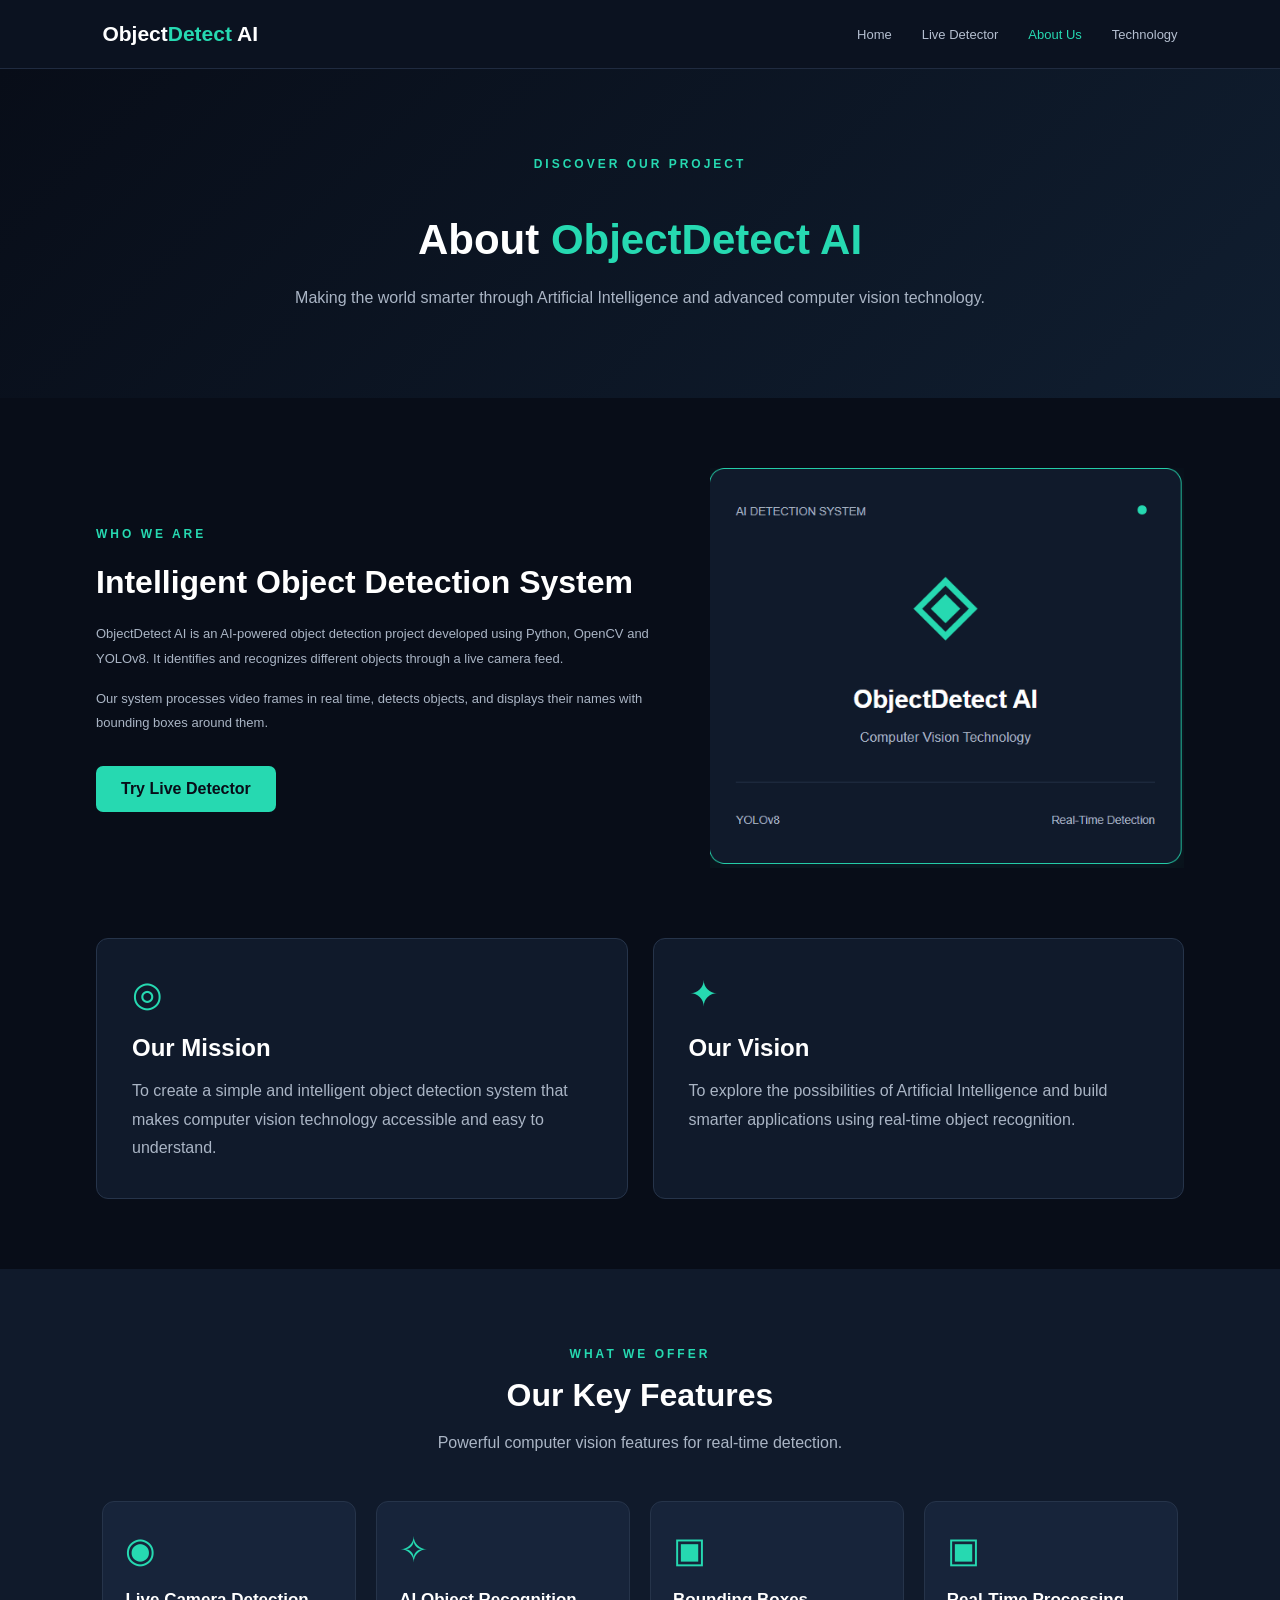
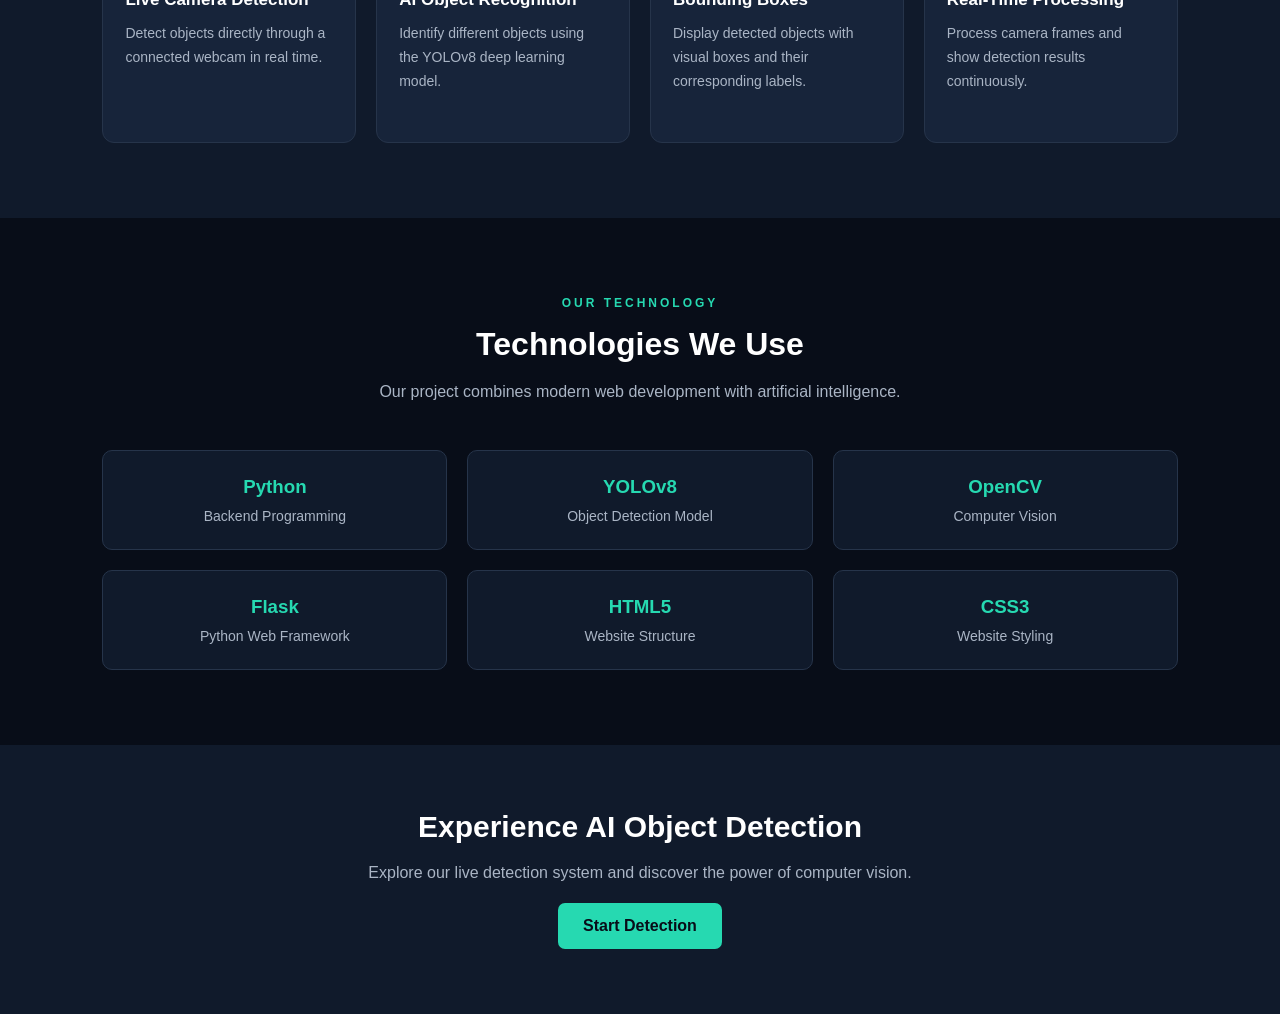
<file: about.html>
<!DOCTYPE html>
<html lang="en">
<head>
    <meta charset="UTF-8">
    <meta name="viewport" content="width=device-width, initial-scale=1.0">

    <title>About Us | ObjectDetect AI</title>

    <link rel="stylesheet" href="style.css">
    <link rel="stylesheet" href="about.css">
</head>

<body>

    <!-- Navbar -->
    <header>
        <nav class="navbar">

            <a class="logo logo-link" href="index.html" aria-label="ObjectDetect AI home">
                Object<span>Detect</span> AI
            </a>

            <ul class="nav-links">
                <li><a href="index.html">Home</a></li>
                <li><a href="detector.html">Live Detector</a></li>
                <li><a href="about.html" class="active">About Us</a></li>
                <li><a href="technology.html">Technology</a></li>
            </ul>

        </nav>
    </header>


    <!-- About Hero -->
    <section class="about-hero">

        <span class="tag">DISCOVER OUR PROJECT</span>

        <h1>About <span>ObjectDetect AI</span></h1>

        <p>
            Making the world smarter through Artificial Intelligence
            and advanced computer vision technology.
        </p>

    </section>


    <!-- Project Overview -->
    <section class="about-container">

        <div class="about-content">

            <div class="about-text">

                <span class="small-title">WHO WE ARE</span>

                <h2>Intelligent Object Detection System</h2>

                <p>
                    ObjectDetect AI is an AI-powered object detection
                    project developed using Python, OpenCV and YOLOv8.
                    It identifies and recognizes different objects
                    through a live camera feed.
                </p>

                <p>
                    Our system processes video frames in real time,
                    detects objects, and displays their names with
                    bounding boxes around them.
                </p>

                <a href="detector.html" class="about-btn">
                    Try Live Detector
                </a>

            </div>

            <!-- <div class="about-visual">

                <div class="visual-card">

                    <div class="visual-top">
                        <span>AI DETECTION SYSTEM</span>
                        <span class="green-dot"></span>
                    </div>

                    <div class="visual-icon">◈</div>

                    <h3>ObjectDetect AI</h3>

                    <p>Computer Vision Technology</p>

                    <div class="visual-line"></div>

                    <div class="visual-bottom">
                        <span>YOLOv8</span>
                        <span>Real-Time Detection</span>
                    </div>

                </div>

            </div> -->
            <img src="AI2.png" alt="AI Detection System" class="about-image">

        </div>


        <!-- Mission and Vision -->
        <div class="mission-grid">

            <div class="mission-card">

                <div class="card-icon">◎</div>

                <h2>Our Mission</h2>

                <p>
                    To create a simple and intelligent object detection
                    system that makes computer vision technology
                    accessible and easy to understand.
                </p>

            </div>


            <div class="mission-card">

                <div class="card-icon">✦</div>

                <h2>Our Vision</h2>

                <p>
                    To explore the possibilities of Artificial
                    Intelligence and build smarter applications
                    using real-time object recognition.
                </p>

            </div>

        </div>

    </section>


    <!-- Features -->
    <section class="features-section">

        <div class="section-title">

            <span class="small-title">WHAT WE OFFER</span>

            <h2>Our Key Features</h2>

            <p>
                Powerful computer vision features for real-time detection.
            </p>

        </div>


        <div class="features-grid">

            <div class="feature-card">
                <div class="feature-icon">◉</div>
                <h3>Live Camera Detection</h3>
                <p>
                    Detect objects directly through a connected webcam
                    in real time.
                </p>
            </div>


            <div class="feature-card">
                <div class="feature-icon">✧</div>
                <h3>AI Object Recognition</h3>
                <p>
                    Identify different objects using the YOLOv8
                    deep learning model.
                </p>
            </div>


            <div class="feature-card">
                <div class="feature-icon">▣</div>
                <h3>Bounding Boxes</h3>
                <p>
                    Display detected objects with visual boxes
                    and their corresponding labels.
                </p>
            </div>


            <div class="feature-card">
                <div class="feature-icon">▣</div>
                <h3>Real-Time Processing</h3>
                <p>
                    Process camera frames and show detection
                    results continuously.
                </p>
            </div>

        </div>

    </section>


    <!-- Technology -->
    <section class="technology-section">

        <div class="section-title">

            <span class="small-title">OUR TECHNOLOGY</span>

            <h2>Technologies We Use</h2>

            <p>
                Our project combines modern web development
                with artificial intelligence.
            </p>

        </div>


        <div class="technology-grid">

            <div class="technology-card">
                <h3>Python</h3>
                <p>Backend Programming</p>
            </div>

            <div class="technology-card">
                <h3>YOLOv8</h3>
                <p>Object Detection Model</p>
            </div>

            <div class="technology-card">
                <h3>OpenCV</h3>
                <p>Computer Vision</p>
            </div>

            <div class="technology-card">
                <h3>Flask</h3>
                <p>Python Web Framework</p>
            </div>

            <div class="technology-card">
                <h3>HTML5</h3>
                <p>Website Structure</p>
            </div>

            <div class="technology-card">
                <h3>CSS3</h3>
                <p>Website Styling</p>
            </div>

        </div>

    </section>


    <!-- CTA -->
    <section class="cta-section">

        <h2>Experience AI Object Detection</h2>

        <p>
            Explore our live detection system and discover
            the power of computer vision.
        </p>

        <a href="detector.html" class="about-btn">
            Start Detection
        </a>

    </section>


    <!-- Footer -->
    <!-- <footer>
        <p>© 2026 ObjectDetect AI. All Rights Reserved.</p>
    </footer> -->

</body>
</html>
</file>
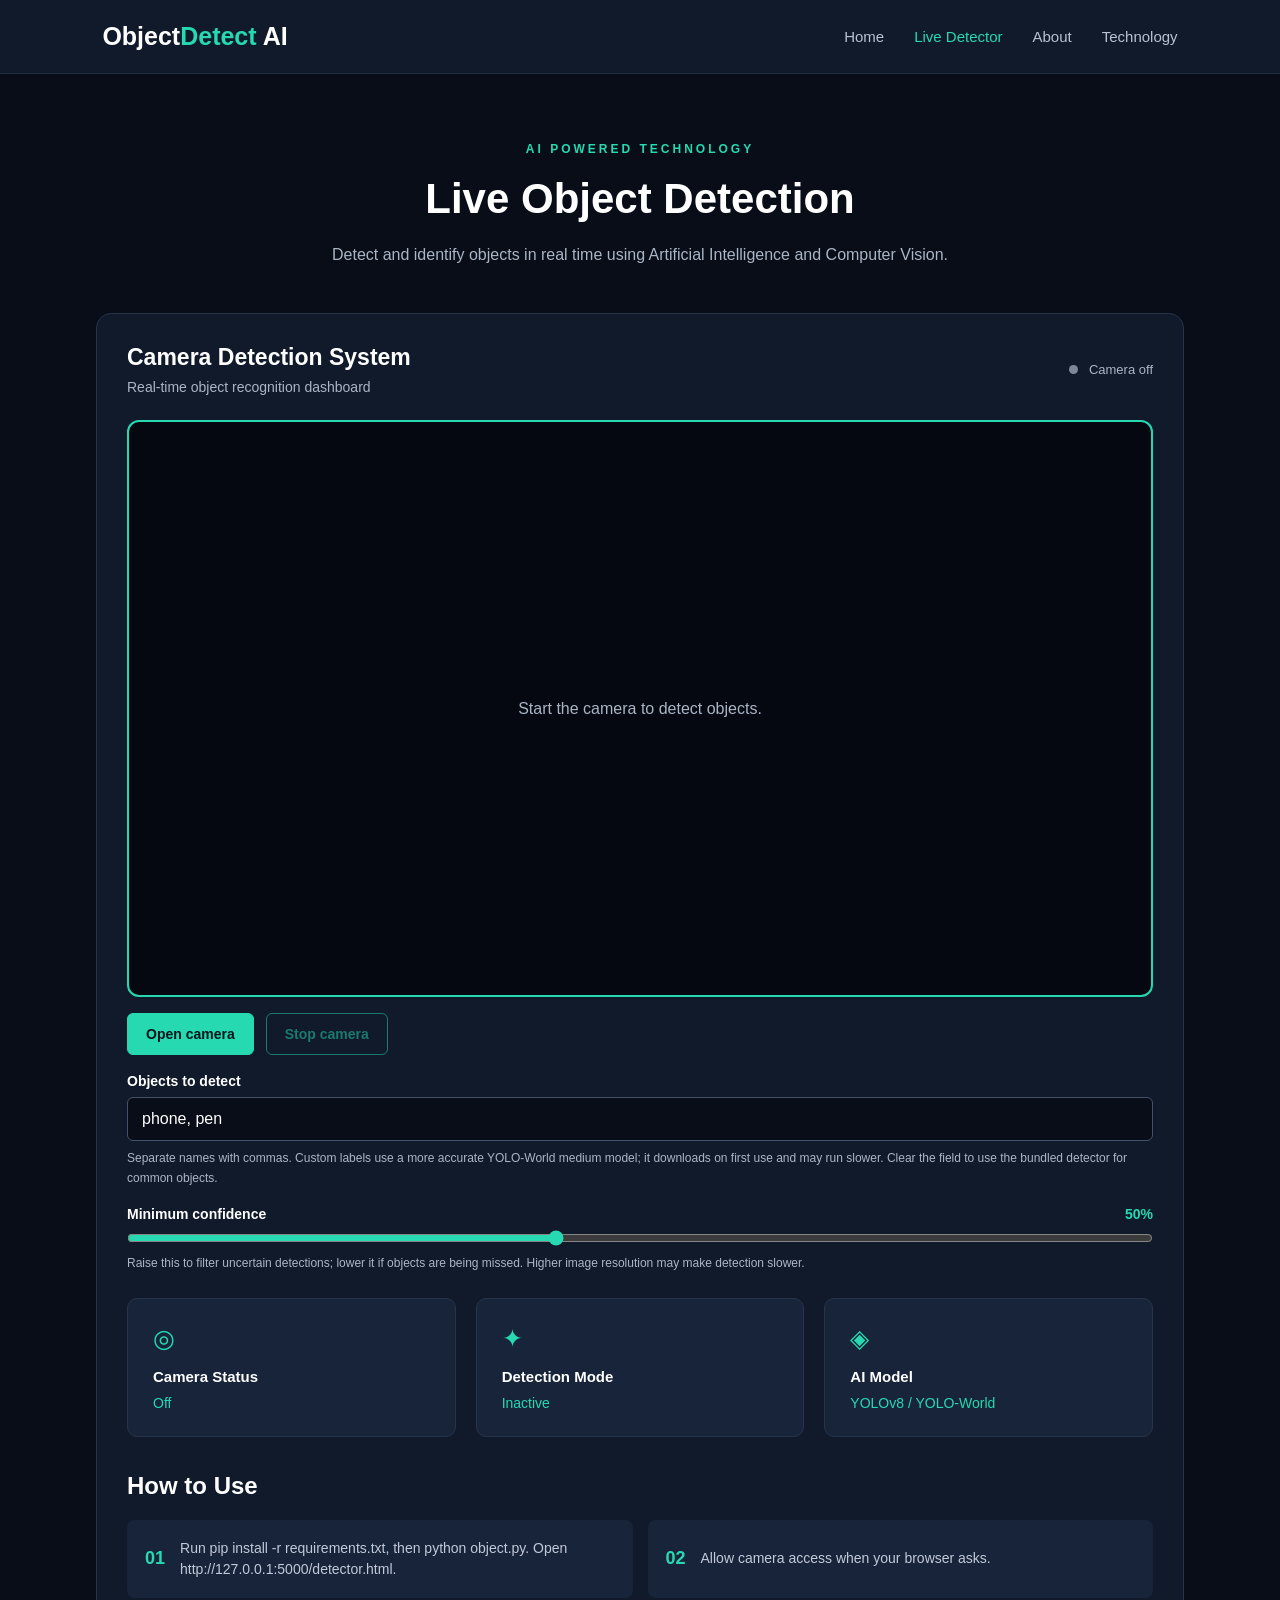
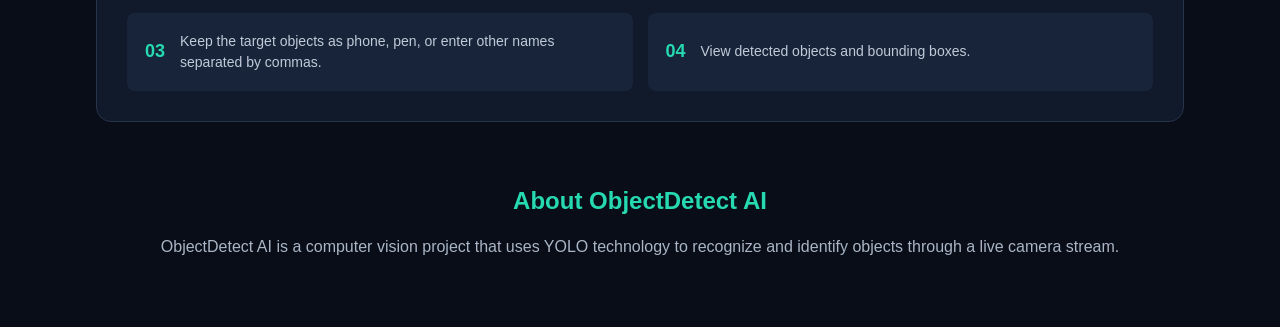
<file: detector.html>
<!DOCTYPE html>
<html lang="en">
<head>
    <meta charset="UTF-8">
    <meta name="viewport" content="width=device-width, initial-scale=1.0">

    <title>Live Object Detector | ObjectDetect AI</title>
      <link rel="stylesheet" href="detector.css">

</head>

<body>

    <!-- Navbar -->
    <header>
        <nav class="navbar">

            <a class="logo logo-link" href="index.html" aria-label="ObjectDetect AI home">
                Object<span>Detect</span> AI
            </a>

            <ul class="nav-links">
                <li><a href="index.html">Home</a></li>
                <li><a href="detector.html" class="active">Live Detector</a></li>
                <li><a href="about.html">About</a></li>
                <li><a href="technology.html">Technology</a></li>
            </ul>

        </nav>
    </header>


    <!-- Page Heading -->
    <section class="page-heading">

        <span class="tag">AI POWERED TECHNOLOGY</span>

        <h1>Live Object Detection</h1>

        <p>
            Detect and identify objects in real time using
            Artificial Intelligence and Computer Vision.
        </p>

    </section>


    <!-- Main Detection Section -->
    <section class="detector-section">

        <div class="section-heading">
            <div>
                <h2>Camera Detection System</h2>
                <p>Real-time object recognition dashboard</p>
            </div>

            <div class="status">
                <span class="status-dot" id="status-dot"></span>
                <span id="camera-status" role="status" aria-live="polite">Camera off</span>
            </div>
        </div>


        <!-- Camera Display -->
        <div class="camera-screen" id="camera-screen">
            <video id="camera" autoplay playsinline muted></video>
            <canvas id="detection-overlay" aria-hidden="true"></canvas>
            <p class="camera-placeholder" id="camera-placeholder">Start the camera to detect objects.</p>
        </div>

        <div class="camera-controls">
            <button class="camera-button" id="start-camera" type="button">Open camera</button>
            <button class="camera-button camera-button-secondary" id="stop-camera" type="button" disabled>Stop camera</button>
        </div>

        <div class="object-targets">
            <label for="target-objects">Objects to detect</label>
            <input id="target-objects" type="text" value="phone, pen" maxlength="400" autocomplete="off">
            <p>Separate names with commas. Custom labels use a more accurate YOLO-World medium model; it downloads on first use and may run slower. Clear the field to use the bundled detector for common objects.</p>
        </div>

        <div class="confidence-control">
            <label for="confidence-threshold">Minimum confidence <output id="confidence-value" for="confidence-threshold">50%</output></label>
            <input id="confidence-threshold" type="range" min="0.25" max="0.85" step="0.05" value="0.5" aria-describedby="confidence-help">
            <p id="confidence-help">Raise this to filter uncertain detections; lower it if objects are being missed. Higher image resolution may make detection slower.</p>
        </div>

        <!-- Information Cards -->
        <div class="info-grid">

            <div class="info-card">
                <div class="info-icon">◎</div>
                <h3>Camera Status</h3>
                <p id="camera-card-status">Off</p>
            </div>

            <div class="info-card">
                <div class="info-icon">✦</div>
                <h3>Detection Mode</h3>
                <p id="detection-card-status">Inactive</p>
            </div>

            <div class="info-card">
                <div class="info-icon">◈</div>
                <h3>AI Model</h3>
                <p>YOLOv8 / YOLO-World</p>
            </div>

        </div>


        <!-- Instructions -->
        <div class="instruction-box">

            <h2>How to Use</h2>

            <div class="instruction-list">

                <div class="instruction">
                    <span>01</span>
                    <p>Run pip install -r requirements.txt, then python object.py. Open http://127.0.0.1:5000/detector.html.</p>
                </div>

                <div class="instruction">
                    <span>02</span>
                    <p>Allow camera access when your browser asks.</p>
                </div>

                <div class="instruction">
                    <span>03</span>
                    <p>Keep the target objects as phone, pen, or enter other names separated by commas.</p>
                </div>

                <div class="instruction">
                    <span>04</span>
                    <p>View detected objects and bounding boxes.</p>
                </div>

            </div>

        </div>

    </section>

    <script src="detector.js" defer></script>

    <!-- About -->
    <section class="about" id="about">

        <h2>About ObjectDetect AI</h2>

        <p>
            ObjectDetect AI is a computer vision project that uses
            YOLO technology to recognize and identify objects
            through a live camera stream.
        </p>

    </section>


    <!-- Footer -->
    <!-- <footer>
        <p>© 2026 ObjectDetect AI. All Rights Reserved.</p>
    </footer> -->

</body>
</html>
</file>
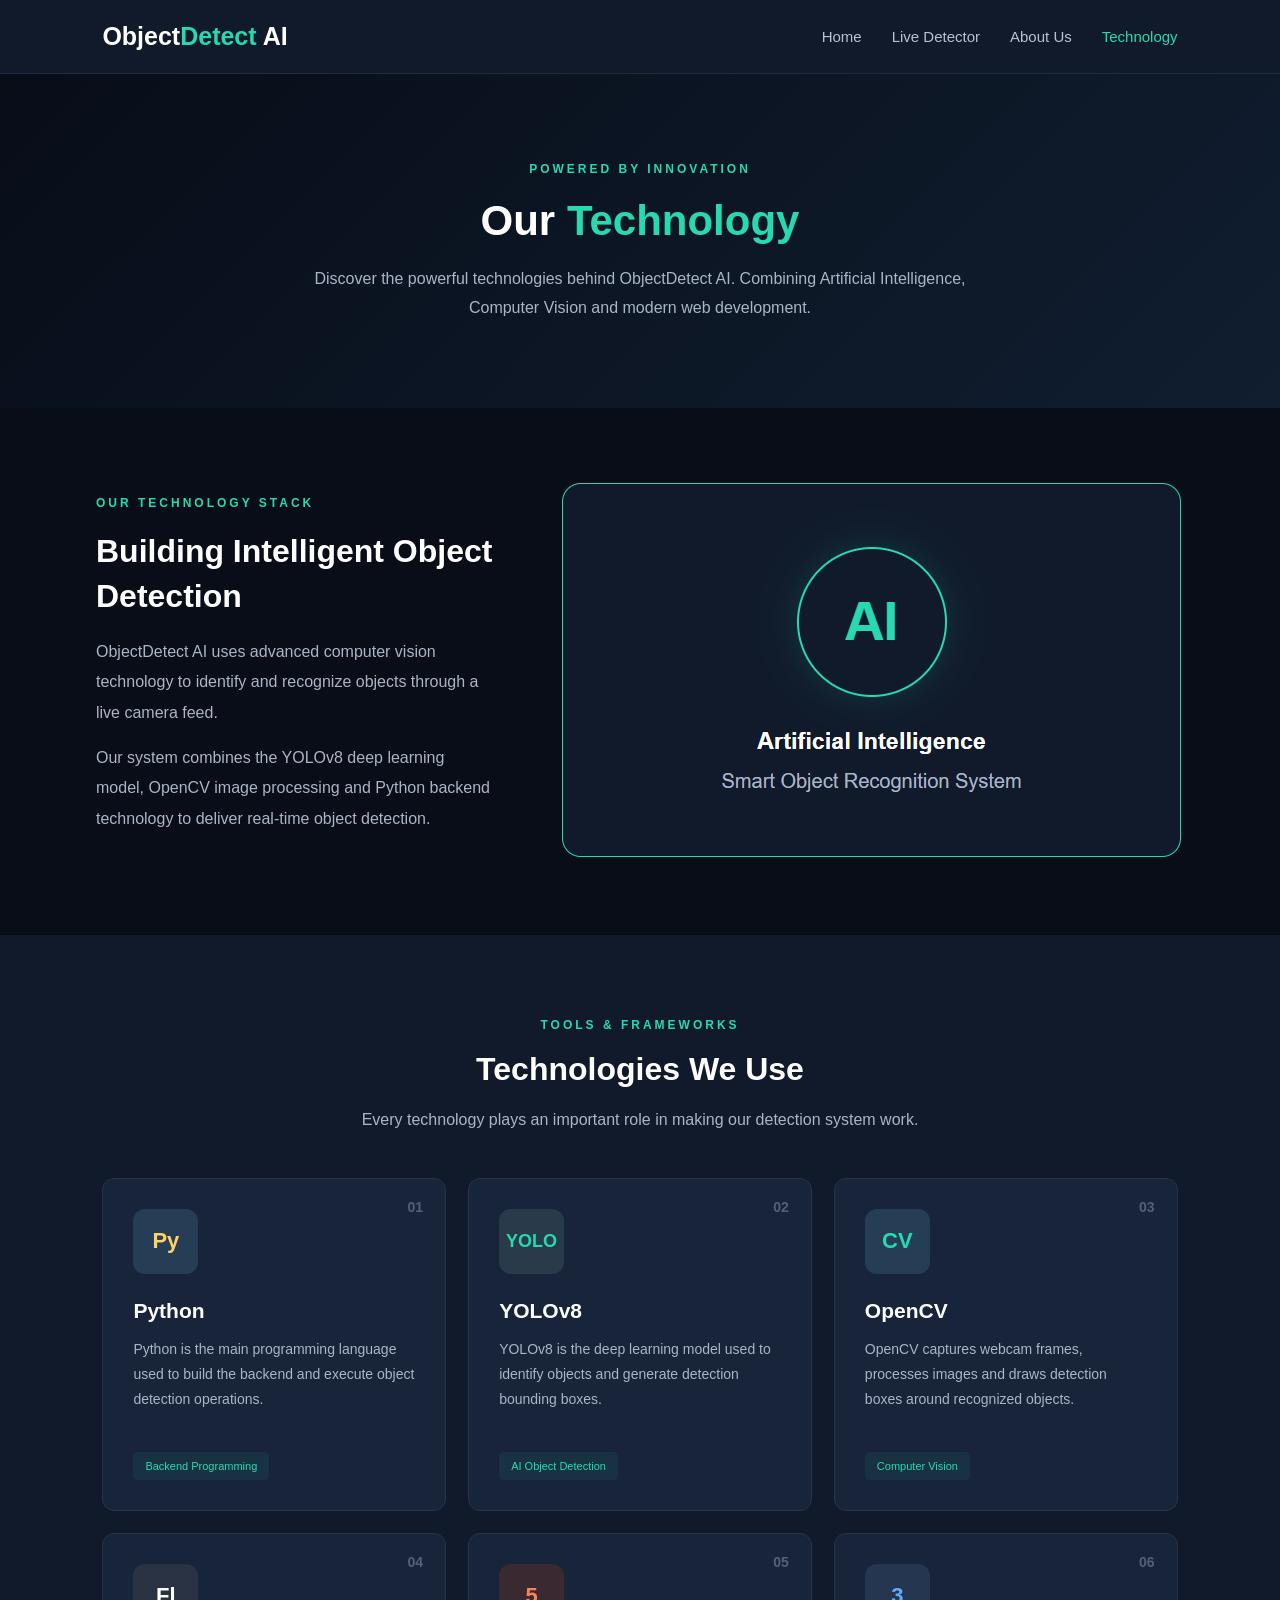
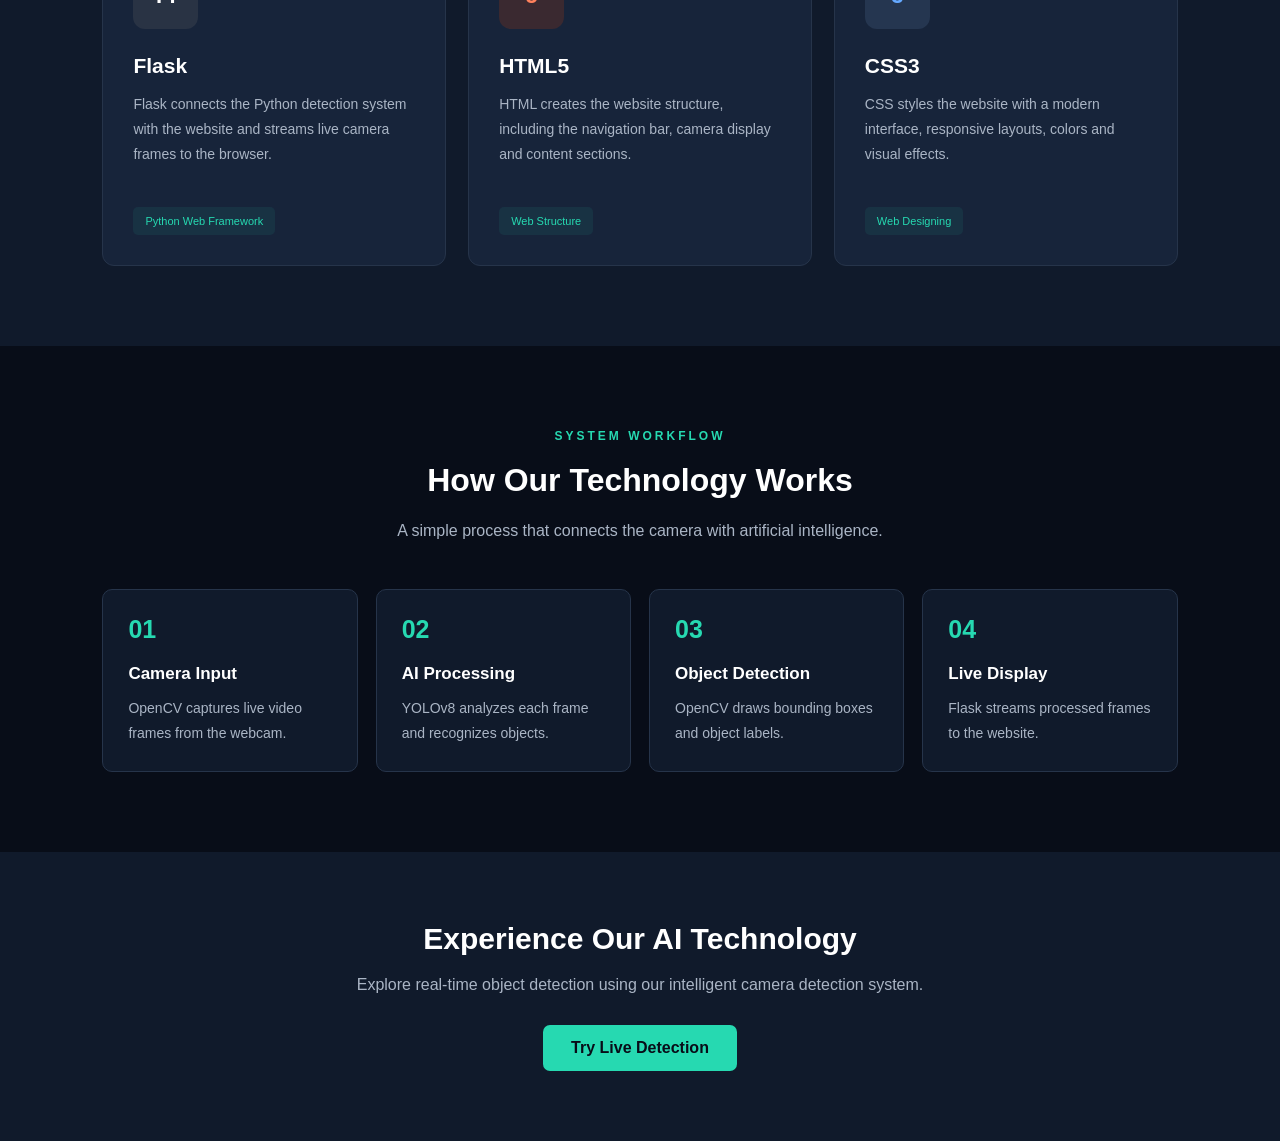
<file: technology.html>
<!DOCTYPE html>
<html lang="en">

<head>
    <meta charset="UTF-8">
    <meta name="viewport" content="width=device-width, initial-scale=1.0">

    <title>Technology | ObjectDetect AI</title>

    <link rel="stylesheet" href="style.css">
    <link rel="stylesheet" href="technology.css">
</head>

<body>

    <!-- Navbar -->
    <header>
        <nav class="navbar">

            <a class="logo logo-link" href="index.html" aria-label="ObjectDetect AI home">
                Object<span>Detect</span> AI
            </a>

            <ul class="nav-links">
                <li><a href="index.html">Home</a></li>
                <li><a href="detector.html">Live Detector</a></li>
                <li><a href="about.html">About Us</a></li>
                <li><a href="technology.html" class="active">Technology</a></li>
            </ul>

        </nav>
    </header>


    <!-- Hero Section -->
    <section class="technology-hero">

        <span class="tech-tag">POWERED BY INNOVATION</span>

        <h1>Our <span>Technology</span></h1>

        <p>
            Discover the powerful technologies behind ObjectDetect AI.
            Combining Artificial Intelligence, Computer Vision
            and modern web development.
        </p>

    </section>


    <!-- Technology Introduction -->
    <section class="tech-intro">

        <div class="tech-intro-text">

            <span class="small-title">OUR TECHNOLOGY STACK</span>

            <h2>Building Intelligent Object Detection</h2>

            <p>
                ObjectDetect AI uses advanced computer vision
                technology to identify and recognize objects
                through a live camera feed.
            </p>

            <p>
                Our system combines the YOLOv8 deep learning model,
                OpenCV image processing and Python backend technology
                to deliver real-time object detection.
            </p>

        </div>

        <!-- <div class="tech-intro-box">

            <div class="tech-symbol">AI</div>

            <h3>Artificial Intelligence</h3>

            <p>Smart Object Recognition System</p>

        </div> -->

        <img src="AI3.png" alt="AI Technology" class="tech-image">
    </section>


    <!-- Main Technologies -->
    <section class="tech-stack">

        <div class="tech-heading">

            <span class="small-title">TOOLS & FRAMEWORKS</span>

            <h2>Technologies We Use</h2>

            <p>
                Every technology plays an important role
                in making our detection system work.
            </p>

        </div>


        <div class="tech-grid">

            <!-- Python -->
            <div class="tech-card">

                <div class="tech-number">01</div>

                <div class="tech-icon python-icon">Py</div>

                <h3>Python</h3>

                <p>
                    Python is the main programming language
                    used to build the backend and execute
                    object detection operations.
                </p>

                <span class="tech-category">Backend Programming</span>

            </div>


            <!-- YOLO -->
            <div class="tech-card">

                <div class="tech-number">02</div>

                <div class="tech-icon yolo-icon">YOLO</div>

                <h3>YOLOv8</h3>

                <p>
                    YOLOv8 is the deep learning model used
                    to identify objects and generate
                    detection bounding boxes.
                </p>

                <span class="tech-category">AI Object Detection</span>

            </div>


            <!-- OpenCV -->
            <div class="tech-card">

                <div class="tech-number">03</div>

                <div class="tech-icon opencv-icon">CV</div>

                <h3>OpenCV</h3>

                <p>
                    OpenCV captures webcam frames,
                    processes images and draws detection
                    boxes around recognized objects.
                </p>

                <span class="tech-category">Computer Vision</span>

            </div>


            <!-- Flask -->
            <div class="tech-card">

                <div class="tech-number">04</div>

                <div class="tech-icon flask-icon">Fl</div>

                <h3>Flask</h3>

                <p>
                    Flask connects the Python detection system
                    with the website and streams live camera
                    frames to the browser.
                </p>

                <span class="tech-category">Python Web Framework</span>

            </div>


            <!-- HTML -->
            <div class="tech-card">

                <div class="tech-number">05</div>

                <div class="tech-icon html-icon">5</div>

                <h3>HTML5</h3>

                <p>
                    HTML creates the website structure,
                    including the navigation bar, camera
                    display and content sections.
                </p>

                <span class="tech-category">Web Structure</span>

            </div>


            <!-- CSS -->
            <div class="tech-card">

                <div class="tech-number">06</div>

                <div class="tech-icon css-icon">3</div>

                <h3>CSS3</h3>

                <p>
                    CSS styles the website with a modern
                    interface, responsive layouts,
                    colors and visual effects.
                </p>

                <span class="tech-category">Web Designing</span>

            </div>

        </div>

    </section>


    <!-- Working Process -->
    <section class="workflow-section">

        <div class="tech-heading">

            <span class="small-title">SYSTEM WORKFLOW</span>

            <h2>How Our Technology Works</h2>

            <p>
                A simple process that connects the camera
                with artificial intelligence.
            </p>

        </div>


        <div class="workflow-grid">

            <div class="workflow-card">
                <span>01</span>
                <h3>Camera Input</h3>
                <p>OpenCV captures live video frames from the webcam.</p>
            </div>

            <div class="workflow-card">
                <span>02</span>
                <h3>AI Processing</h3>
                <p>YOLOv8 analyzes each frame and recognizes objects.</p>
            </div>

            <div class="workflow-card">
                <span>03</span>
                <h3>Object Detection</h3>
                <p>OpenCV draws bounding boxes and object labels.</p>
            </div>

            <div class="workflow-card">
                <span>04</span>
                <h3>Live Display</h3>
                <p>Flask streams processed frames to the website.</p>
            </div>

        </div>

    </section>


    <!-- CTA Section -->
    <section class="tech-cta">

        <h2>Experience Our AI Technology</h2>

        <p>
            Explore real-time object detection using our
            intelligent camera detection system.
        </p>

        <a href="detector.html" class="tech-button">
            Try Live Detection
        </a>

    </section>


    <!-- Footer -->
    <!-- <footer>
        <p>© 2026 ObjectDetect AI. All Rights Reserved.</p>
    </footer> -->

</body>
</html>
</file>
<file: style.css>
* {
    margin: 0;
    padding: 0;
    box-sizing: border-box;
}

html {
    scroll-behavior: smooth;
}

body {
    font-family: 'Inter', sans-serif;
    background: #080d18;
    color: #ffffff;
}

/* NAVBAR */

.navbar {
    width: 100%;
    padding: 22px 8%;
    display: flex;
    align-items: center;
    justify-content: space-between;
    background: #0b1220;
    border-bottom: 1px solid #202b40;
}

.logo {
    font-size: 21px;
    font-weight: 800;
}

.logo-link {
    color: inherit;
    text-decoration: none;
}

.logo span:last-child {
    color: #26d9b1;
}

.logo-icon {
    color: #26d9b1;
    margin-right: 7px;
}

nav {
    display: flex;
    gap: 35px;
}

nav a {
    text-decoration: none;
    color: #b5bfd0;
    font-size: 13px;
    transition: 0.3s;
}

nav a:hover {
    color: #26d9b1;
}

nav a.active {
    color: #26d9b1;
}

.nav-btn {
    padding: 13px 22px;
    background: #26d9b1;
    color: #07131b;
    border-radius: 6px;
    text-decoration: none;
    font-size: 13px;
    font-weight: 700;
}


/* HERO SECTION */

.hero {
    padding: 100px 8%;
    min-height: 680px;
    display: grid;
    grid-template-columns: 1fr 1fr;
    align-items: center;
    gap: 65px;
}

.tag {
    display: inline-block;
    color: #26d9b1;
    font-size: 11px;
    font-weight: 700;
    letter-spacing: 2px;
    margin-bottom: 25px;
}

.hero h1 {
    font-size: clamp(42px, 5vw, 65px);
    font-weight: 800;
    line-height: 1.2;
}

.hero h1 span,
.section-heading h2 span,
.about h2 span,
.cta h2 span {
    color: #26d9b1;
}

.hero-content > p {
    color: #a7b2c5;
    line-height: 1.9;
    font-size: 14px;
    margin-top: 25px;
    max-width: 480px;
}

.hero-buttons {
    display: flex;
    gap: 15px;
    margin-top: 35px;
    flex-wrap: wrap;
}

.primary-btn,
.secondary-btn {
    display: inline-block;
    padding: 15px 23px;
    border-radius: 6px;
    text-decoration: none;
    font-size: 13px;
    font-weight: 700;
    transition: 0.3s;
}

.primary-btn {
    background: #26d9b1;
    color: #07131b;
}

.primary-btn:hover {
    background: #ffffff;
    transform: translateY(-3px);
}

.secondary-btn {
    border: 1px solid #43516a;
    color: #ffffff;
}

.secondary-btn:hover {
    border-color: #26d9b1;
    color: #26d9b1;
}


/* STATS */

.stats {
    display: flex;
    gap: 45px;
    margin-top: 60px;
    flex-wrap: wrap;
}

.stat-item h2 {
    color: #26d9b1;
    font-size: 27px;
}

.stat-item p {
    color: #8b98ad;
    font-size: 11px;
    margin-top: 8px;
}


/* HERO IMAGE */

.hero-visual {
    position: relative;
}

.image-card {
    position: relative;
    height: 420px;
    overflow: hidden;
    border-radius: 16px;
    border: 1px solid #31445b;
}

.image-card img {
    width: 100%;
    height: 100%;
    object-fit: cover;
    opacity: 0.7;
}

.image-overlay {
    position: absolute;
    inset: 0;
    background: linear-gradient(
        180deg,
        transparent 40%,
        #080d18 100%
    );
}

.scan-label {
    position: absolute;
    top: 20px;
    left: 20px;
    padding: 12px 16px;
    background: #08131de8;
    color: #26d9b1;
    font-size: 10px;
    border: 1px solid #26d9b1;
    border-radius: 5px;
}

.green-dot {
    display: inline-block;
    width: 8px;
    height: 8px;
    background: #26d9b1;
    border-radius: 50%;
    margin-right: 8px;
}

.detection-box {
    position: absolute;
    border: 2px solid #26d9b1;
    width: 95px;
    height: 95px;
}

.detection-box span {
    position: absolute;
    top: -22px;
    left: -2px;
    background: #26d9b1;
    color: #07131b;
    padding: 5px 8px;
    font-size: 9px;
    font-weight: 700;
}

.box-one {
    top: 30%;
    left: 20%;
}

.box-two {
    top: 40%;
    right: 15%;
    width: 75px;
    height: 90px;
}

.image-bottom {
    position: absolute;
    bottom: 0;
    width: 100%;
    padding: 25px;
    display: flex;
    justify-content: space-between;
    align-items: center;
}

.image-bottom span {
    font-size: 10px;
    color: #26d9b1;
    letter-spacing: 2px;
}

.image-bottom h3 {
    margin-top: 8px;
    font-size: 19px;
}

.ai-icon {
    font-size: 40px !important;
}

.floating-card {
    position: absolute;
    right: -25px;
    bottom: 45px;
    padding: 17px 22px;
    display: flex;
    align-items: center;
    background: #111d30;
    border: 1px solid #26d9b1;
    border-radius: 8px;
    box-shadow: 0 10px 30px #0005;
}

.floating-card strong {
    font-size: 12px;
}

.floating-card p {
    color: #9aa7bb;
    font-size: 10px;
    margin-top: 5px;
}


/* FEATURES */

.features {
    padding: 100px 8%;
    background: #0c1423;
}

.section-heading {
    text-align: center;
    margin-bottom: 55px;
}

.section-heading h2 {
    font-size: 36px;
    margin-bottom: 15px;
}

.section-heading p {
    color: #919db1;
    font-size: 13px;
    line-height: 1.8;
}

.feature-container {
    display: grid;
    grid-template-columns: repeat(4, 1fr);
    gap: 22px;
}

.feature-card {
    background: #111d30;
    border: 1px solid #293950;
    border-radius: 10px;
    padding: 30px 23px;
    transition: 0.3s;
}

.feature-card:hover {
    transform: translateY(-8px);
    border-color: #26d9b1;
}

.feature-icon {
    color: #26d9b1;
    font-size: 35px;
    margin-bottom: 25px;
}

.feature-card h3 {
    font-size: 17px;
    margin-bottom: 15px;
}

.feature-card p {
    color: #929fb3;
    font-size: 12px;
    line-height: 1.9;
    margin-bottom: 20px;
}

.feature-card a {
    color: #26d9b1;
    text-decoration: none;
    font-size: 12px;
    font-weight: 700;
}


/* ABOUT */

.about {
    padding: 110px 8%;
    display: grid;
    grid-template-columns: 1fr 1fr;
    align-items: center;
    gap: 70px;
}

.about-image {
    position: relative;
    height: 400px;
}

.about-image img {
    width: 100%;
    height: 100%;
    object-fit: cover;
    border-radius: 12px;
    opacity: 0.8;
}

.about-image-tag {
    position: absolute;
    bottom: 20px;
    left: 20px;
    padding: 13px 20px;
    background: #08131de8;
    color: #26d9b1;
    border: 1px solid #26d9b1;
    font-size: 11px;
}

.about-content h2 {
    font-size: 38px;
    line-height: 1.3;
    margin-bottom: 25px;
}

.about-content p {
    color: #9aa7bb;
    font-size: 13px;
    line-height: 2;
    margin-bottom: 20px;
}

.about-content .primary-btn {
    margin-top: 15px;
}


/* TECHNOLOGY */

.technology {
    background: #0c1423;
    padding: 100px 8%;
}

.technology-container {
    display: grid;
    grid-template-columns: repeat(3, 1fr);
    gap: 25px;
}

.tech-card {
    background: #111d30;
    border: 1px solid #293950;
    border-radius: 10px;
    padding: 35px;
    transition: 0.3s;
}

.tech-card:hover {
    border-color: #26d9b1;
    transform: translateY(-5px);
}

.tech-number {
    color: #26d9b1;
    font-size: 35px;
    font-weight: 800;
    margin-bottom: 25px;
}

.tech-card h3 {
    font-size: 18px;
    margin-bottom: 15px;
}

.tech-card p {
    color: #9aa7bb;
    font-size: 13px;
    line-height: 1.8;
}


/* CTA */

.cta {
    padding: 100px 8%;
    text-align: center;
    background: linear-gradient(135deg, #0d1b2b, #102a36);
}

.cta h2 {
    font-size: 40px;
    margin-bottom: 20px;
}

.cta p {
    color: #a1aec1;
    font-size: 14px;
    line-height: 1.8;
    margin-bottom: 30px;
}


/* FOOTER */

footer {
    background: #070b13;
    padding: 35px 8%;
    border-top: 1px solid #263246;
}

.footer-top {
    display: flex;
    justify-content: space-between;
    align-items: center;
    padding-bottom: 25px;
    flex-wrap: wrap;
    gap: 15px;
}

.footer-top p,
.footer-bottom p {
    color: #8995a9;
    font-size: 12px;
}

.footer-bottom {
    border-top: 1px solid #253147;
    padding-top: 22px;
    display: flex;
    justify-content: space-between;
    flex-wrap: wrap;
    gap: 15px;
}


/* RESPONSIVE */

@media (max-width: 1000px) {

    .hero {
        grid-template-columns: 1fr;
    }

    .feature-container {
        grid-template-columns: repeat(2, 1fr);
    }

    .about {
        grid-template-columns: 1fr;
    }

    .floating-card {
        right: 10px;
    }
}

@media (max-width: 650px) {

    .navbar {
        padding: 20px 5%;
        flex-wrap: wrap;
        gap: 20px;
    }

    nav {
        width: 100%;
        justify-content: space-between;
        gap: 10px;
    }

    nav a {
        font-size: 11px;
    }

    .nav-btn {
        display: none;
    }

    .hero {
        padding: 65px 6%;
    }

    .hero h1 {
        font-size: 42px;
    }

    .hero-stats {
        gap: 25px;
    }

    .image-card {
        height: 310px;
    }

    .section-heading h2,
    .about-content h2,
    .cta h2 {
        font-size: 28px;
    }

    .features,
    .technology,
    .about {
        padding: 70px 6%;
    }

    .feature-container,
    .technology-container {
        grid-template-columns: 1fr;
    }

    .footer-top,
    .footer-bottom {
        flex-direction: column;
        text-align: center;
    }
}
</file>
<file: about.css>
/* ABOUT HERO */

.nav-links {
    display: flex;
    align-items: center;
    gap: 30px;
    margin: 0;
    padding: 0;
    list-style: none;
}

.nav-links a.active {
    color: #26d9b1;
}

.about-hero {
    text-align: center;
    padding: 85px 20px;
    background: linear-gradient(135deg, #080d18, #101e30);
}

.tag,
.small-title {
    color: #26d9b1;
    font-size: 12px;
    font-weight: bold;
    letter-spacing: 3px;
}

.about-hero h1 {
    font-size: 42px;
    margin: 20px 0;
}

.about-hero h1 span {
    color: #26d9b1;
}

.about-hero p {
    color: #aab5c5;
    line-height: 1.8;
}


/* ABOUT CONTAINER */

.about-container {
    width: 85%;
    max-width: 1150px;
    margin: 70px auto;
}

.about-content {
    display: grid;
    grid-template-columns: 1.2fr 1fr;
    gap: 60px;
    align-items: center;
}

.about-text h2 {
    font-size: 32px;
    margin: 18px 0;
    line-height: 1.4;
}

.about-text p {
    color: #aab5c5;
    line-height: 1.9;
    margin-bottom: 15px;
}

.about-btn {
    display: inline-block;
    background: #26d9b1;
    color: #080d18;
    padding: 14px 25px;
    margin-top: 15px;
    border-radius: 7px;
    text-decoration: none;
    font-weight: bold;
}

.about-btn:hover {
    background: #19b997;
}


/* VISUAL CARD */

.about-visual {
    padding: 20px;
}

.visual-card {
    background: #101a2b;
    border: 1px solid #26d9b1;
    border-radius: 15px;
    padding: 35px 25px;
    text-align: center;
    box-shadow: 0 10px 35px rgba(38, 217, 177, 0.08);
}

.visual-top,
.visual-bottom {
    display: flex;
    justify-content: space-between;
    color: #aab5c5;
    font-size: 11px;
    gap: 10px;
}

.green-dot {
    width: 9px;
    height: 9px;
    background: #26d9b1;
    border-radius: 50%;
}

.visual-icon {
    font-size: 90px;
    color: #26d9b1;
    margin: 35px 0 15px;
}

.visual-card h3 {
    font-size: 24px;
    margin-bottom: 10px;
}

.visual-card p {
    color: #aab5c5;
}

.visual-line {
    height: 1px;
    background: #26344a;
    margin: 30px 0;
}


/* MISSION AND VISION */

.mission-grid {
    display: grid;
    grid-template-columns: repeat(2, 1fr);
    gap: 25px;
    margin-top: 70px;
}

.mission-card {
    background: #101a2b;
    border: 1px solid #26344a;
    padding: 35px;
    border-radius: 12px;
}

.card-icon {
    color: #26d9b1;
    font-size: 35px;
    margin-bottom: 20px;
}

.mission-card h2 {
    margin-bottom: 15px;
}

.mission-card p {
    color: #aab5c5;
    line-height: 1.8;
}


/* FEATURES SECTION */

.features-section {
    background: #101a2b;
    padding: 75px 8%;
}

.section-title {
    text-align: center;
    margin-bottom: 45px;
}

.section-title h2 {
    font-size: 32px;
    margin: 15px 0;
}

.section-title p {
    color: #aab5c5;
    line-height: 1.7;
}

.features-grid {
    display: grid;
    grid-template-columns: repeat(4, 1fr);
    gap: 20px;
}

.feature-card {
    background: #17243a;
    border: 1px solid #26344a;
    padding: 28px 22px;
    border-radius: 12px;
    transition: 0.3s;
}

.feature-card:hover {
    border-color: #26d9b1;
    transform: translateY(-5px);
}

.feature-icon {
    color: #26d9b1;
    font-size: 35px;
    margin-bottom: 20px;
}

.feature-card h3 {
    font-size: 17px;
    margin-bottom: 12px;
}

.feature-card p {
    color: #aab5c5;
    line-height: 1.7;
    font-size: 14px;
}


/* TECHNOLOGY SECTION */

.technology-section {
    padding: 75px 8%;
}

.technology-grid {
    display: grid;
    grid-template-columns: repeat(3, 1fr);
    gap: 20px;
}

.technology-card {
    background: #101a2b;
    border: 1px solid #26344a;
    padding: 25px;
    border-radius: 10px;
    text-align: center;
    transition: 0.3s;
}

.technology-card:hover {
    border-color: #26d9b1;
}

.technology-card h3 {
    color: #26d9b1;
    margin-bottom: 10px;
}

.technology-card p {
    color: #aab5c5;
    font-size: 14px;
}


/* CTA SECTION */

.cta-section {
    background: #101a2b;
    text-align: center;
    padding: 65px 20px;
}

.cta-section h2 {
    font-size: 30px;
    margin-bottom: 15px;
}

.cta-section p {
    color: #aab5c5;
    line-height: 1.8;
}


/* RESPONSIVE */

@media (max-width: 900px) {

    .features-grid {
        grid-template-columns: repeat(2, 1fr);
    }

    .about-content {
        grid-template-columns: 1fr;
    }

}

@media (max-width: 600px) {

    .about-hero h1 {
        font-size: 30px;
    }

    .about-container {
        width: 92%;
    }

    .mission-grid,
    .features-grid,
    .technology-grid {
        grid-template-columns: 1fr;
    }

    .about-text h2,
    .section-title h2 {
        font-size: 26px;
    }

    .features-section,
    .technology-section {
        padding: 50px 6%;
    }

    .visual-card {
        padding: 25px 15px;
    }

}
</file>
<file: detector.css>
* {
    margin: 0;
    padding: 0;
    box-sizing: border-box;
}

body {
    font-family: Arial, sans-serif;
    background: #080d18;
    color: #ffffff;
}

/* Navbar */

.navbar {
    display: flex;
    justify-content: space-between;
    align-items: center;
    padding: 22px 8%;
    background: #101a2b;
    border-bottom: 1px solid #202c40;
}

.logo {
    font-size: 25px;
    font-weight: bold;
}

.logo-link {
    color: inherit;
    text-decoration: none;
}

.logo span {
    color: #26d9b1;
}

.nav-links {
    display: flex;
    gap: 30px;
    list-style: none;
}

.nav-links a {
    color: #b8c2d3;
    text-decoration: none;
    font-size: 15px;
}

.nav-links a:hover,
.nav-links a.active {
    color: #26d9b1;
}


/* Page Heading */

.page-heading {
    text-align: center;
    padding: 65px 20px 45px;
}

.tag {
    color: #26d9b1;
    font-size: 12px;
    letter-spacing: 3px;
    font-weight: bold;
}

.page-heading h1 {
    font-size: 42px;
    margin: 18px 0;
}

.page-heading p {
    color: #aab5c5;
    font-size: 16px;
    line-height: 1.7;
}


/* Main Section */

.detector-section {
    width: 85%;
    max-width: 1100px;
    margin: auto;
    padding: 30px;
    background: #101a2b;
    border: 1px solid #26344a;
    border-radius: 15px;
}

.section-heading {
    display: flex;
    justify-content: space-between;
    align-items: center;
    margin-bottom: 25px;
}

.section-heading h2 {
    font-size: 23px;
    margin-bottom: 8px;
}

.section-heading p {
    color: #aab5c5;
    font-size: 14px;
}

.status {
    color: #aab5c5;
    font-size: 13px;
}

.status-dot {
    display: inline-block;
    width: 9px;
    height: 9px;
    background: #7c8798;
    border-radius: 50%;
    margin-right: 7px;
}


/* Camera Container */

.camera-container {
    background: #050810;
    border: 1px solid #26d9b1;
    border-radius: 12px;
    overflow: hidden;
}

.camera-header,
.camera-footer {
    display: flex;
    justify-content: space-between;
    padding: 16px 20px;
    color: #aab5c5;
    font-size: 12px;
    letter-spacing: 1px;
}

.camera-header {
    border-bottom: 1px solid #26344a;
}

.live-label {
    color: #26d9b1;
    font-weight: bold;
}


.camera-screen {
    position: relative;
    width: 100%;
    aspect-ratio: 16 / 9;
    min-height: 220px;
    background: #050810;
    border: 2px solid #26d9b1;
    border-radius: 12px;
    overflow: hidden;
}

.camera-screen video,
.camera-screen canvas {
    position: absolute;
    inset: 0;
    width: 100%;
    height: 100%;
    object-fit: contain;
    display: block;
}

.camera-screen canvas {
    pointer-events: none;
}

.camera-placeholder {
    position: absolute;
    inset: 0;
    display: grid;
    place-items: center;
    padding: 20px;
    color: #aab5c5;
    text-align: center;
}

.camera-screen.is-active .camera-placeholder {
    display: none;
}

.camera-controls {
    display: flex;
    gap: 12px;
    margin-top: 16px;
}

.camera-button {
    padding: 12px 18px;
    border: 1px solid #26d9b1;
    border-radius: 6px;
    background: #26d9b1;
    color: #07131b;
    font: inherit;
    font-size: 14px;
    font-weight: bold;
    cursor: pointer;
}

.camera-button-secondary {
    background: transparent;
    color: #26d9b1;
}

.camera-button:disabled {
    cursor: not-allowed;
    opacity: 0.5;
}

.object-targets {
    display: grid;
    gap: 8px;
    margin-top: 18px;
}

.object-targets label {
    color: #ffffff;
    font-size: 14px;
    font-weight: bold;
}

.object-targets input[type="text"] {
    width: 100%;
    padding: 12px 14px;
    border: 1px solid #43516a;
    border-radius: 6px;
    background: #080d18;
    color: #ffffff;
    font: inherit;
}

.object-targets input[type="text"]:focus {
    outline: 2px solid #26d9b1;
    outline-offset: 2px;
}

.object-targets p {
    color: #aab5c5;
    font-size: 12px;
    line-height: 1.6;
}

.confidence-control {
    display: grid;
    gap: 8px;
    margin-top: 18px;
}

.confidence-control label {
    display: flex;
    justify-content: space-between;
    color: #ffffff;
    font-size: 14px;
    font-weight: bold;
}

.confidence-control output {
    color: #26d9b1;
}

.confidence-control input {
    width: 100%;
    accent-color: #26d9b1;
}

.confidence-control p {
    color: #aab5c5;
    font-size: 12px;
    line-height: 1.6;
}

.status.is-error,
.info-card p.is-error {
    color: #ff8c8c;
}

.status.is-active .status-dot {
    background: #26d9b1;
}

.status.is-error .status-dot {
    background: #ff6464;
}


.camera-footer {
    border-top: 1px solid #26344a;
}


/* Information Cards */

.info-grid {
    display: grid;
    grid-template-columns: repeat(3, 1fr);
    gap: 20px;
    margin-top: 25px;
}

.info-card {
    background: #17243a;
    padding: 25px;
    border-radius: 10px;
    border: 1px solid #26344a;
}

.info-icon {
    color: #26d9b1;
    font-size: 25px;
    margin-bottom: 15px;
}

.info-card h3 {
    font-size: 15px;
    margin-bottom: 10px;
}

.info-card p {
    color: #26d9b1;
    font-size: 14px;
}


/* Instructions */

.instruction-box {
    margin-top: 35px;
}

.instruction-box h2 {
    margin-bottom: 20px;
}

.instruction-list {
    display: grid;
    grid-template-columns: repeat(2, 1fr);
    gap: 15px;
}

.instruction {
    display: flex;
    align-items: center;
    gap: 15px;
    padding: 18px;
    background: #17243a;
    border-radius: 8px;
}

.instruction span {
    color: #26d9b1;
    font-size: 18px;
    font-weight: bold;
}

.instruction p {
    color: #c1cad8;
    font-size: 14px;
    line-height: 1.5;
}


/* About */

.about {
    text-align: center;
    padding: 65px 12%;
}

.about h2 {
    color: #26d9b1;
    margin-bottom: 18px;
}

.about p {
    color: #aab5c5;
    line-height: 1.8;
}


/* Footer */

footer {
    background: #101a2b;
    text-align: center;
    padding: 22px;
    color: #aab5c5;
    border-top: 1px solid #26344a;
}


/* Responsive */

@media (max-width: 768px) {

    .navbar {
        flex-direction: column;
        gap: 20px;
    }

    .nav-links {
        gap: 15px;
    }

    .page-heading h1 {
        font-size: 30px;
    }

    .detector-section {
        width: 94%;
        padding: 18px;
    }

    .info-grid {
        grid-template-columns: 1fr;
    }

    .instruction-list {
        grid-template-columns: 1fr;
    }

    .section-heading {
        flex-direction: column;
        align-items: flex-start;
        gap: 15px;
    }

    .camera-controls {
        flex-wrap: wrap;
    }
}
</file>
<file: technology.css>
/* NAVBAR */

.navbar {
    display: flex;
    justify-content: space-between;
    align-items: center;
    gap: 0;
    padding: 22px 8%;
    background: #101a2b;
    border-bottom: 1px solid #202c40;
}

.logo {
    font-size: 25px;
    font-weight: bold;
    white-space: nowrap;
}

.logo span {
    color: #26d9b1;
}

.nav-links {
    display: flex;
    align-items: center;
    gap: 30px;
    margin: 0;
    padding: 0;
    list-style: none;
}

.nav-links a {
    color: #b8c2d3;
    text-decoration: none;
    font-size: 15px;
}

.nav-links a:hover,
.nav-links a.active {
    color: #26d9b1;
}

/* TECHNOLOGY HERO */

.technology-hero {
    text-align: center;
    padding: 85px 20px;
    background: linear-gradient(135deg, #080d18, #101e30);
}

.tech-tag,
.small-title {
    color: #26d9b1;
    font-size: 12px;
    font-weight: bold;
    letter-spacing: 3px;
}

.technology-hero h1 {
    font-size: 42px;
    margin: 20px 0;
}

.technology-hero h1 span {
    color: #26d9b1;
}

.technology-hero p {
    color: #aab5c5;
    max-width: 700px;
    margin: auto;
    line-height: 1.8;
}


/* INTRODUCTION */

.tech-intro {
    width: 85%;
    max-width: 1150px;
    margin: 75px auto;
    display: grid;
    grid-template-columns: 1.2fr 1fr;
    gap: 60px;
    align-items: center;
}

.tech-intro-text h2 {
    font-size: 32px;
    margin: 18px 0;
    line-height: 1.4;
}

.tech-intro-text p {
    color: #aab5c5;
    line-height: 1.9;
    margin-bottom: 15px;
}

.tech-intro-box {
    background: #101a2b;
    border: 1px solid #26d9b1;
    border-radius: 15px;
    text-align: center;
    padding: 50px 20px;
}

.tech-symbol {
    width: 120px;
    height: 120px;
    display: flex;
    align-items: center;
    justify-content: center;
    margin: auto auto 25px;
    border: 2px solid #26d9b1;
    border-radius: 50%;
    color: #26d9b1;
    font-size: 42px;
    font-weight: bold;
    box-shadow: 0 0 30px rgba(38, 217, 177, 0.15);
}

.tech-intro-box h3 {
    margin-bottom: 12px;
}

.tech-intro-box p {
    color: #aab5c5;
}


/* TECHNOLOGY STACK */

.tech-stack {
    background: #101a2b;
    padding: 80px 8%;
}

.tech-heading {
    text-align: center;
    margin-bottom: 45px;
}

.tech-heading h2 {
    font-size: 32px;
    margin: 18px 0;
}

.tech-heading p {
    color: #aab5c5;
    line-height: 1.7;
}

.tech-grid {
    display: grid;
    grid-template-columns: repeat(3, 1fr);
    gap: 22px;
}

.tech-card {
    position: relative;
    background: #17243a;
    border: 1px solid #26344a;
    border-radius: 12px;
    padding: 30px;
    transition: 0.3s;
}

.tech-card:hover {
    border-color: #26d9b1;
    transform: translateY(-6px);
}

.tech-number {
    position: absolute;
    top: 20px;
    right: 22px;
    color: #526178;
    font-size: 14px;
}

.tech-icon {
    width: 65px;
    height: 65px;
    border-radius: 12px;
    display: flex;
    justify-content: center;
    align-items: center;
    font-size: 22px;
    font-weight: bold;
    margin-bottom: 25px;
}

.python-icon {
    background: #263e55;
    color: #ffd166;
}

.yolo-icon {
    background: #293b4a;
    color: #26d9b1;
    font-size: 18px;
}

.opencv-icon {
    background: #263e55;
    color: #26d9b1;
}

.flask-icon {
    background: #293344;
    color: #ffffff;
}

.html-icon {
    background: #3a2930;
    color: #ff815c;
}

.css-icon {
    background: #253650;
    color: #65a9ff;
}

.tech-card h3 {
    font-size: 21px;
    margin-bottom: 14px;
}

.tech-card p {
    color: #aab5c5;
    font-size: 14px;
    line-height: 1.8;
    min-height: 100px;
}

.tech-category {
    display: inline-block;
    color: #26d9b1;
    background: rgba(38, 217, 177, 0.08);
    padding: 8px 12px;
    border-radius: 5px;
    font-size: 11px;
    margin-top: 15px;
}


/* WORKFLOW */

.workflow-section {
    padding: 80px 8%;
}

.workflow-grid {
    display: grid;
    grid-template-columns: repeat(4, 1fr);
    gap: 18px;
}

.workflow-card {
    background: #101a2b;
    border: 1px solid #26344a;
    border-radius: 10px;
    padding: 25px;
    transition: 0.3s;
}

.workflow-card:hover {
    border-color: #26d9b1;
}

.workflow-card span {
    color: #26d9b1;
    font-size: 25px;
    font-weight: bold;
}

.workflow-card h3 {
    margin: 20px 0 12px;
    font-size: 17px;
}

.workflow-card p {
    color: #aab5c5;
    font-size: 14px;
    line-height: 1.8;
}


/* CTA */

.tech-cta {
    background: #101a2b;
    text-align: center;
    padding: 70px 20px;
}

.tech-cta h2 {
    font-size: 30px;
    margin-bottom: 15px;
}

.tech-cta p {
    color: #aab5c5;
    line-height: 1.8;
}

.tech-button {
    display: inline-block;
    background: #26d9b1;
    color: #080d18;
    text-decoration: none;
    font-weight: bold;
    padding: 14px 28px;
    border-radius: 7px;
    margin-top: 25px;
    transition: 0.3s;
}

.tech-button:hover {
    background: #19b997;
}


/* RESPONSIVE */

@media (max-width: 900px) {

    .navbar {
        flex-direction: column;
        gap: 20px;
    }

    .nav-links {
        flex-wrap: wrap;
        justify-content: center;
        gap: 15px;
    }

    .tech-intro {
        grid-template-columns: 1fr;
    }

    .tech-grid {
        grid-template-columns: repeat(2, 1fr);
    }

    .workflow-grid {
        grid-template-columns: repeat(2, 1fr);
    }

}

@media (max-width: 600px) {

    .technology-hero h1 {
        font-size: 30px;
    }

    .tech-intro {
        width: 92%;
    }

    .tech-grid,
    .workflow-grid {
        grid-template-columns: 1fr;
    }

    .tech-stack,
    .workflow-section {
        padding: 55px 6%;
    }

    .tech-heading h2,
    .tech-intro-text h2 {
        font-size: 26px;
    }

    .tech-card p {
        min-height: auto;
    }

}
</file>
